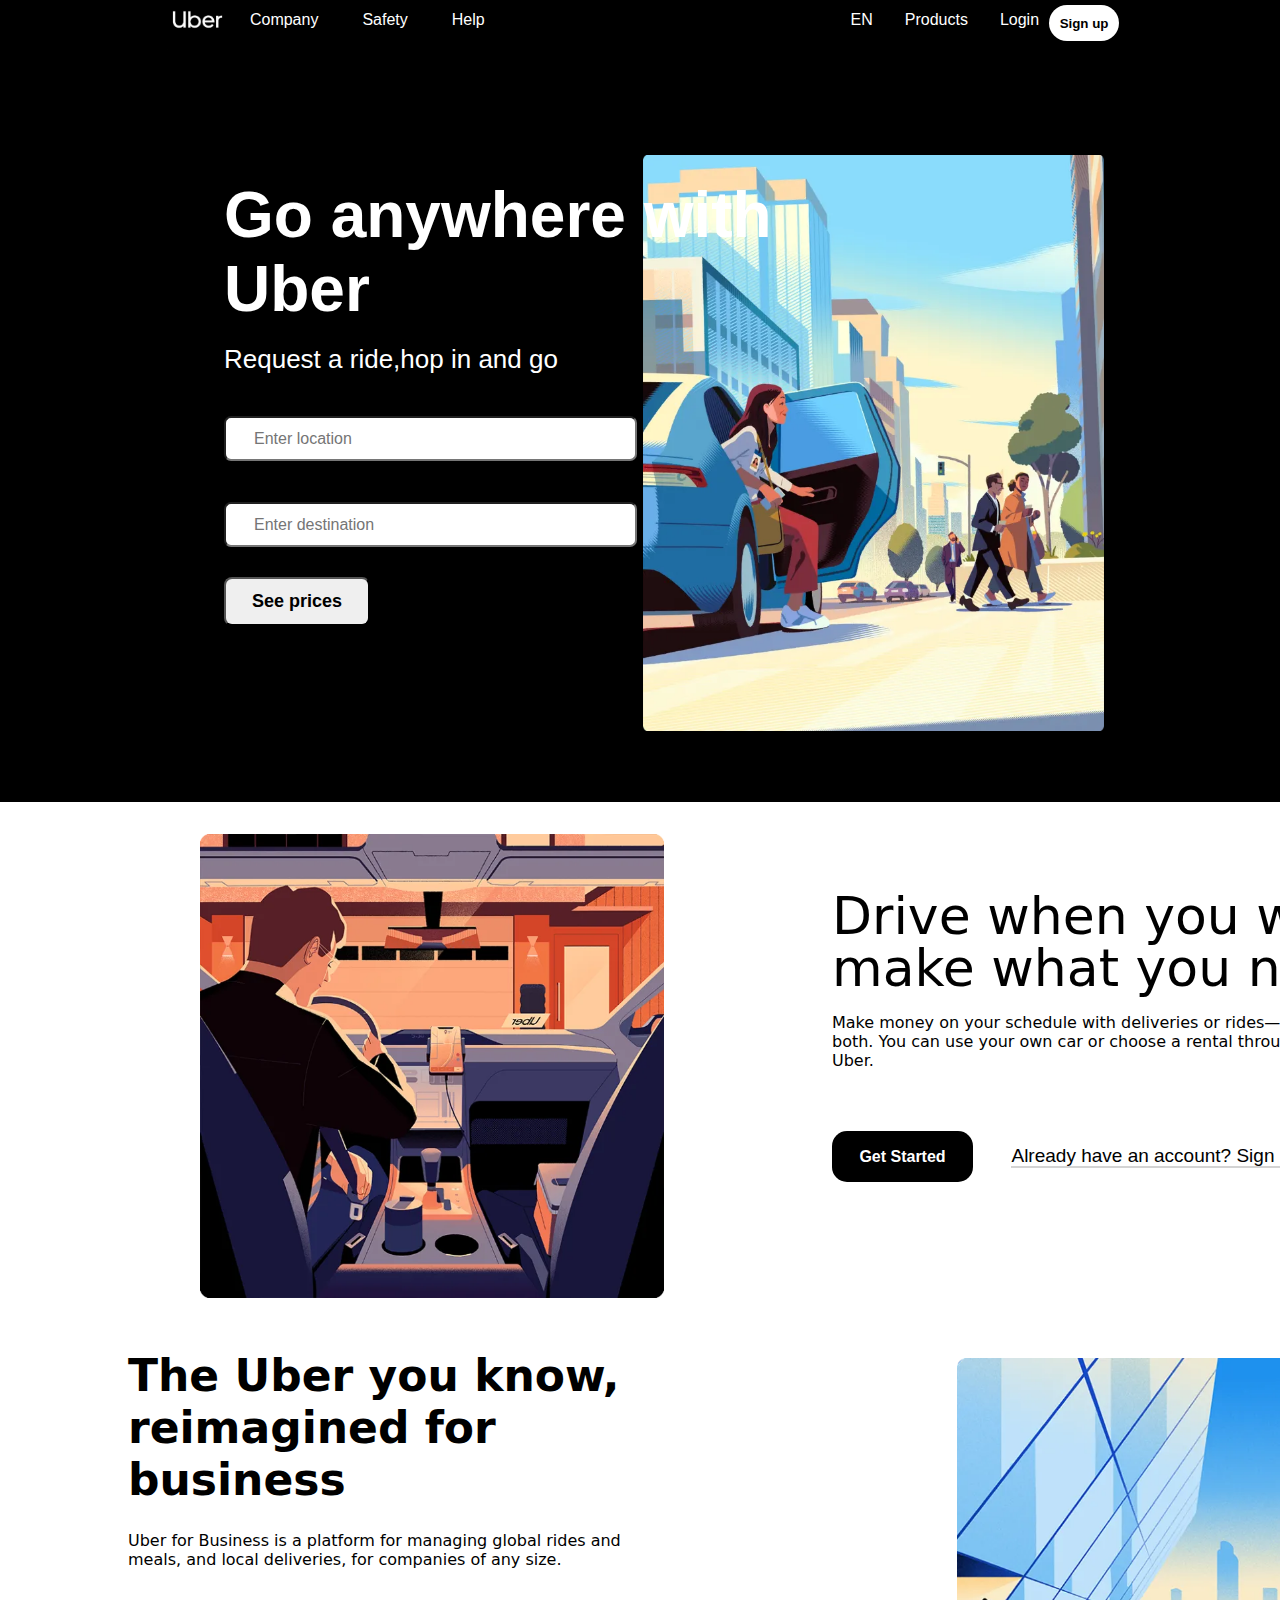
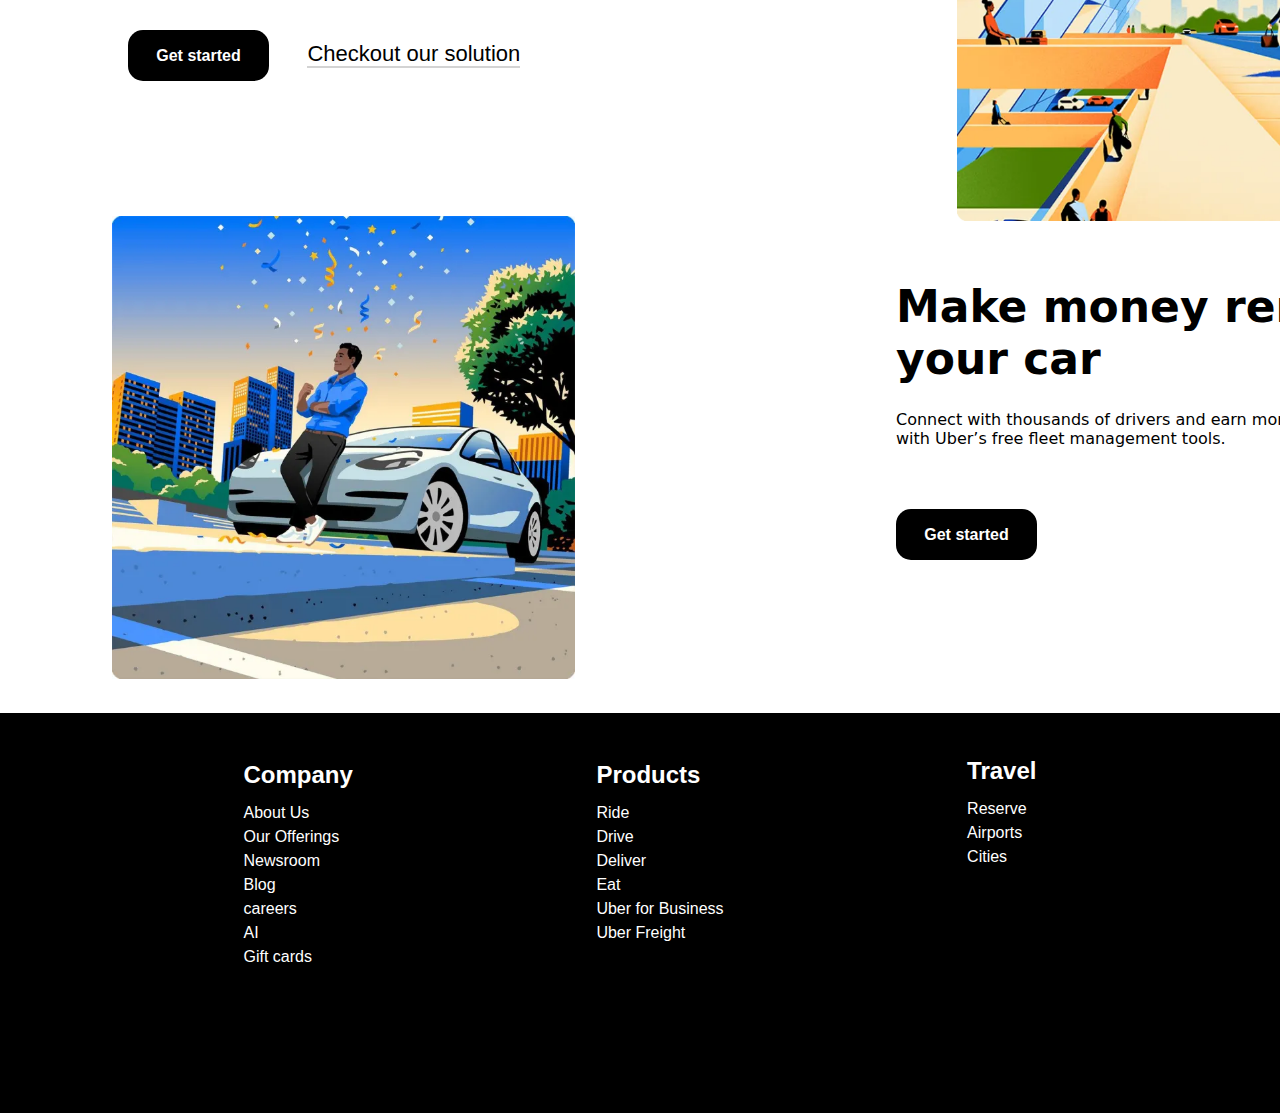
<file: index.html>
<!DOCTYPE html>
<html lang="en">

<head>
    <meta charset="UTF-8">
    <meta name="viewport" content="width=device-width, initial-scale=1.0">
    <title>Uber clone</title>
    <link rel="stylesheet" href="style.css" type="text/css">
    <link rel="stylesheet" href="https://cdnjs.cloudflare.com/ajax/libs/font-awesome/6.5.1/css/all.min.css"
        integrity="sha512-DTOQO9RWCH3ppGqcWaEA1BIZOC6xxalwEsw9c2QQeAIftl+Vegovlnee1c9QX4TctnWMn13TZye+giMm8e2LwA=="
        crossorigin="anonymous" referrerpolicy="no-referrer" />

</head>

<body>
    <div class="nav_bar">
        <div class="nav_left">
            <img src="logo_img.jpg" alt="">
            <p>Company</p>
            <p>Safety</p>
            <p>Help</p>
        </div>
        <div class="nav_right">
            <p>EN</p>
            <i class="fa-solid fa-grip"></i>
            <p>Products</p>
            <p>Login</p>
            <button>Sign up</button>
        </div>
    </div>



    <div class="card-1">
        
            <div class="card1-left">
                <img id="img1-card1" src="uber_img1.webp">
            </div>
            <div class="card1-right">
                <h1 id="card1-styleh1">Go anywhere with <br> Uber</h1>
                <br> <span class="req-word">Request a ride,hop in and go</span>
                <input type="text" placeholder="Enter location" class="inp-style">
                <input type="text" placeholder="Enter destination" class="inp-style">
                <button id="butt">See prices</button>
            </div>
        
    </div>


    <div class="card2">
        <div class="card2-left">
            <h1 class="h1-card2">Drive when you want,<br>make what you need</h1>
            <p class="card2-p">Make money on your schedule with deliveries or rides—or <br> both. You can use your own car or choose a rental through <br> Uber.</p>
            <div class="card2-free">
                <button class="button2">Get Started</button>
                <span class="card2-span">Already have an account? Sign in</span>
            </div>
        </div>
       <div class="card2-right">
        <img id="img2card2id" src="uber_img2.webp" alt="" class="img2-card" style="position: relative;right: 23em;">
        
       </div>
       
    </div>
    <div class="card3">
        <div class="card3-left">
            <h1 class="h1-card3">The Uber you know,<br>reimagined for <br>business</h1>
            <p class="p3">Uber for Business is a platform for managing global rides and <br> meals, and local deliveries, for companies of any size.</p>
            <button class="btn3">Get started</button>
            <span class="card3-span">Checkout our solution</span>
        </div>
        <div class="card3-right">
            <img src="uber_img3.webp" alt="" class="card3-img">
        </div>
        
    </div>
    <div class="card4">
        <div class="card4-left">
            <h1 class="h1-card4">Make money renting out <br>your car</h1>
            <p class="p4">Connect with thousands of drivers and earn more per week <br> with Uber’s free fleet management tools.</p>
            <button class="btn4">Get started</button>
        </div>
        <div class="card4-right">
            <img src="uber_img4.webp" alt="" class="card4-img">
        </div>
    </div>
        
    <div class="footer">
        <div class="footlist">
        <div class="list1">
            <h2 class="h2-footer">Company</h2>
            <ul>
                <li>About Us</li>
                <li>Our Offerings</li>
                <li>Newsroom</li>
                <li>Blog</li>
                <li>careers</li>
                <li>AI</li>
                <li>Gift cards</li>
            </ul>
        </div>
        <div class="list2">
            <h2 class="h2-footer">Products</h2>
            <ul>
                <li>Ride</li>
                <li>Drive</li>
                <li>Deliver</li>
                <li>Eat</li>
                <li>Uber for Business</li>
                <li>Uber Freight</li>
                <li></li>
            </ul>
        </div>
        <div class="list3">
            <h2 class="h2-footer">Travel</h2>
            <ul>
                <li>Reserve</li>
                <li>Airports</li>
                <li>Cities</li>
            </ul>
        </div>
    </div>
    </div>




</body>

</html>
</file>
<file: style.css>
*{
   margin: 0;
   padding: 0; 
}

body{
    font-family: 'Gill Sans', 'Gill Sans MT', Calibri, 'Trebuchet MS', sans-serif;
}

.nav_bar{
    height: 50px;
    display: flex;
    justify-content: center;
    justify-content: space-around ;
    background-color: black;
    color: white;
}

.nav_right {
    display: flex;
}
.nav_left{
    display: flex;
    margin-left: 3px;
}
.nav_left img{
    margin-top: -11px;
    margin-left: 3px;
}


.nav_left p{
    margin-inline: 22px;
    margin-top: 11px;
}
.nav_right i{
    margin-top: 11px;
}
.nav_right p{
    margin-inline: 22px;
    margin-top: 11px;
    margin-right: 10px;
    justify-content: space-evenly;
}
.nav_right button{
    margin-top: 5px;
    width: 70px;
    height: 36px;
    background-color: white;
    color: black;
    font-weight: 600;
    border: none;
    border-radius: 22px;

}
.nav_right button:hover{
background-color: transparent;
color: white;
border: 2px solid white;
}
.card1{
    display: block;
    height: 50px;
    width: 40px;
    
}
.textcol{
    color: black;
    background-color: white;
}

.inp-tag::placeholder{
    color: white;
}

.card-1{
    background-color: black;
}

#words{
    display: inline-block;
    color: white;
}

.req-word{
    font-size: 26px;
    display: block;
    font-family:'Gill Sans', 'Gill Sans MT', Calibri, 'Trebuchet MS', sans-serif;
}

#butt{
    font-size: 18px;
    border-radius: 5px;
    padding: 9px;
}

#words{
    display: inline-block;
    color: white;
    float: right;
    position: relative;
    right: 1016px;
    bottom: 754px;
}

.card-1{
    background-color: black;
    height: 1000px;
}

.inp-style{
    display: block;
    height: 41px;
    width: 381px;
    margin-top: 41px;
    border-radius: 7px;
    padding-left: 28px;
    font-size: 16px;
}

#butt{
    margin-top: 30px;
    border-radius: 8px;
    width: 146px;
    padding: 12px;
    font-weight: bold;
}

.img{
    position: relative;
    left: 720px;
    width: 25px;
}


.card2-left{
    float: right;
    position: relative;
    left: 52rem;
}

.card3-left{
    float: left;
}


#img1-card1{
    position: relative;
    height: 31em;
    top: 105px;
    right: 11em;
}


.card2{
    display: flex;
    align-items: center;
}



.img2-card{
    position: relative;
    right: 41em;
}

.h1-card2{
    font-family: UberMove, UberMoveText, system-ui, "Helvetica Neue", Helvetica, Arial, sans-serif;
    font-size: 52px;
    font-weight: 500;
    line-height: 52px;
}

.card2-p{
    margin-top: 19px;
    letter-spacing: 0;
    font-family: UberMoveText, system-ui, "Helvetica Neue", Helvetica, Arial, sans-serif;
}

.button2{
    margin-top: 61px;
    padding: 14px;
    border-radius: 15px;
    width: 141px;
    border: none;
    background: black;
    color: white;
    font-weight: bold;
    font-size: 16px;
    height: 51px;

}

.card2-span{
    margin-left: 34px;
    font-size: 19px;
    border-bottom: 2px solid lightgrey;
    cursor: pointer;
}

.card2-span:hover{
    border-bottom: 2px solid black;
}

.card3-img{
    position: relative;
    left: 29em;
    height: 463px;
    top: 88px;
}

.h1-card3{
    font-family: UberMove, UberMoveText, system-ui, "Helvetica Neue", Helvetica, Arial, sans-serif;
    font-size: 44px;
    font-weight: 600;
    line-height: 52px;
}

.card3-left{
    position: relative;
    left: 8em;
    top: 5em;
}

.btn3{
    margin-top: 61px;
    padding: 14px;
    border-radius: 15px;
    width: 141px;
    border: none;
    background: black;
    color: white;
    font-weight: bold;
    font-size: 16px;
    height: 51px;
}

.p3{
    letter-spacing: 0;
    font-family: UberMoveText, system-ui, "Helvetica Neue", Helvetica, Arial, sans-serif;
    margin-top: 25px;
}

.card3-span{
    margin-left: 34px;
    font-size: 22px;
    border-bottom: 2px solid lightgrey;
    cursor: pointer;
}

.right{
    position: relative;
    left: 57em;
    top: 14em;
}
.card4-img{
    position: relative;
    left: 12em;
    height: 463px;
    top: -200px;
}
.h1-card4{
    font-family: UberMove, UberMoveText, system-ui, "Helvetica Neue", Helvetica, Arial, sans-serif;
    font-size: 44px;
    font-weight: 600;
    line-height: 52px;
}
.card4-left{
    position: relative;
    left: 56em;
    top: 9em;
}
.btn4{
    margin-top: 61px;
    padding: 14px;
    border-radius: 15px;
    width: 141px;
    border: none;
    background: black;
    color: white;
    font-weight: bold;
    font-size: 16px;
    height: 51px;
}
.p4{
    letter-spacing: 0;
    font-family: UberMoveText, system-ui, "Helvetica Neue", Helvetica, Arial, sans-serif;
    margin-top: 25px;
}
.footer{
    height: 400px;
    margin-top: -180px;
    background-color: black;
    color: white;
   
}
.footlist{
    margin-top: 10px;
    display: flex;
    justify-content: center;
    justify-content: space-evenly;
}.list1{
    margin-top: 10px;
}


.card1-left{
    float: right;
}

.img2-card{
    position: relative;
    right: 22em;
    height: 29em;
    top: 2em;
}

#img2card2id{
    position: relative;
    right: 22em;
}

.req-word{
    color: white;
}

.card1-right{
    position: relative;
    left: 14em;
    top: 8em;
}

#img1-card1 {
    position: relative;
    height: 36em;
    top: 105px;
    right: 11em;
}

.card-1 {
    background-color: black;
    height: 47em;
}

.card4-img {
    position: relative;
    left: 7em;
    height: 463px;
    top: -200px;
}

#card1-styleh1{
    color: white;
    font-size: 4em;
}

ul{
    list-style: none;
}

ul li{
    margin-bottom: 6px;
}

.list1{
    margin-top: 48px;
}

.list2{
    margin-top: 48px;
}

.list3{
    margin-top: 44px;
}

.h2-footer{
    margin-bottom: 15px;
}
</file>
